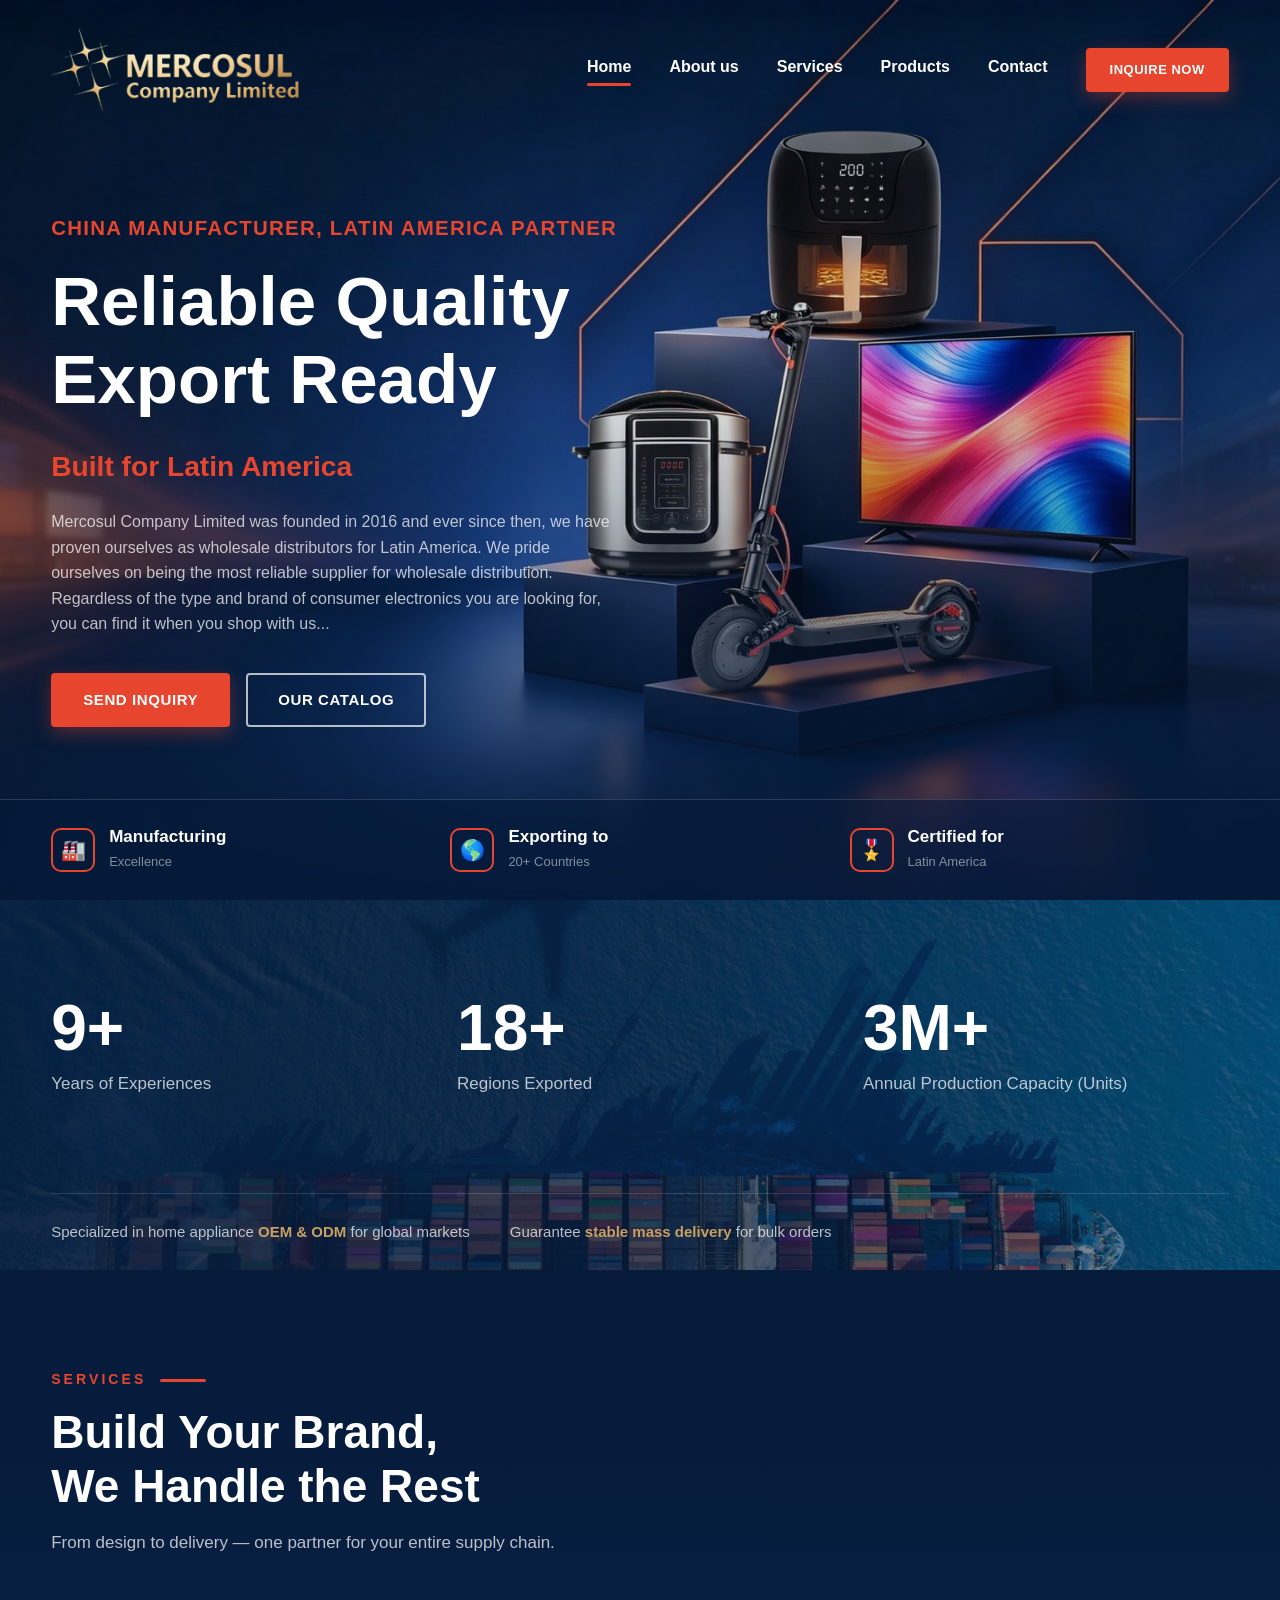
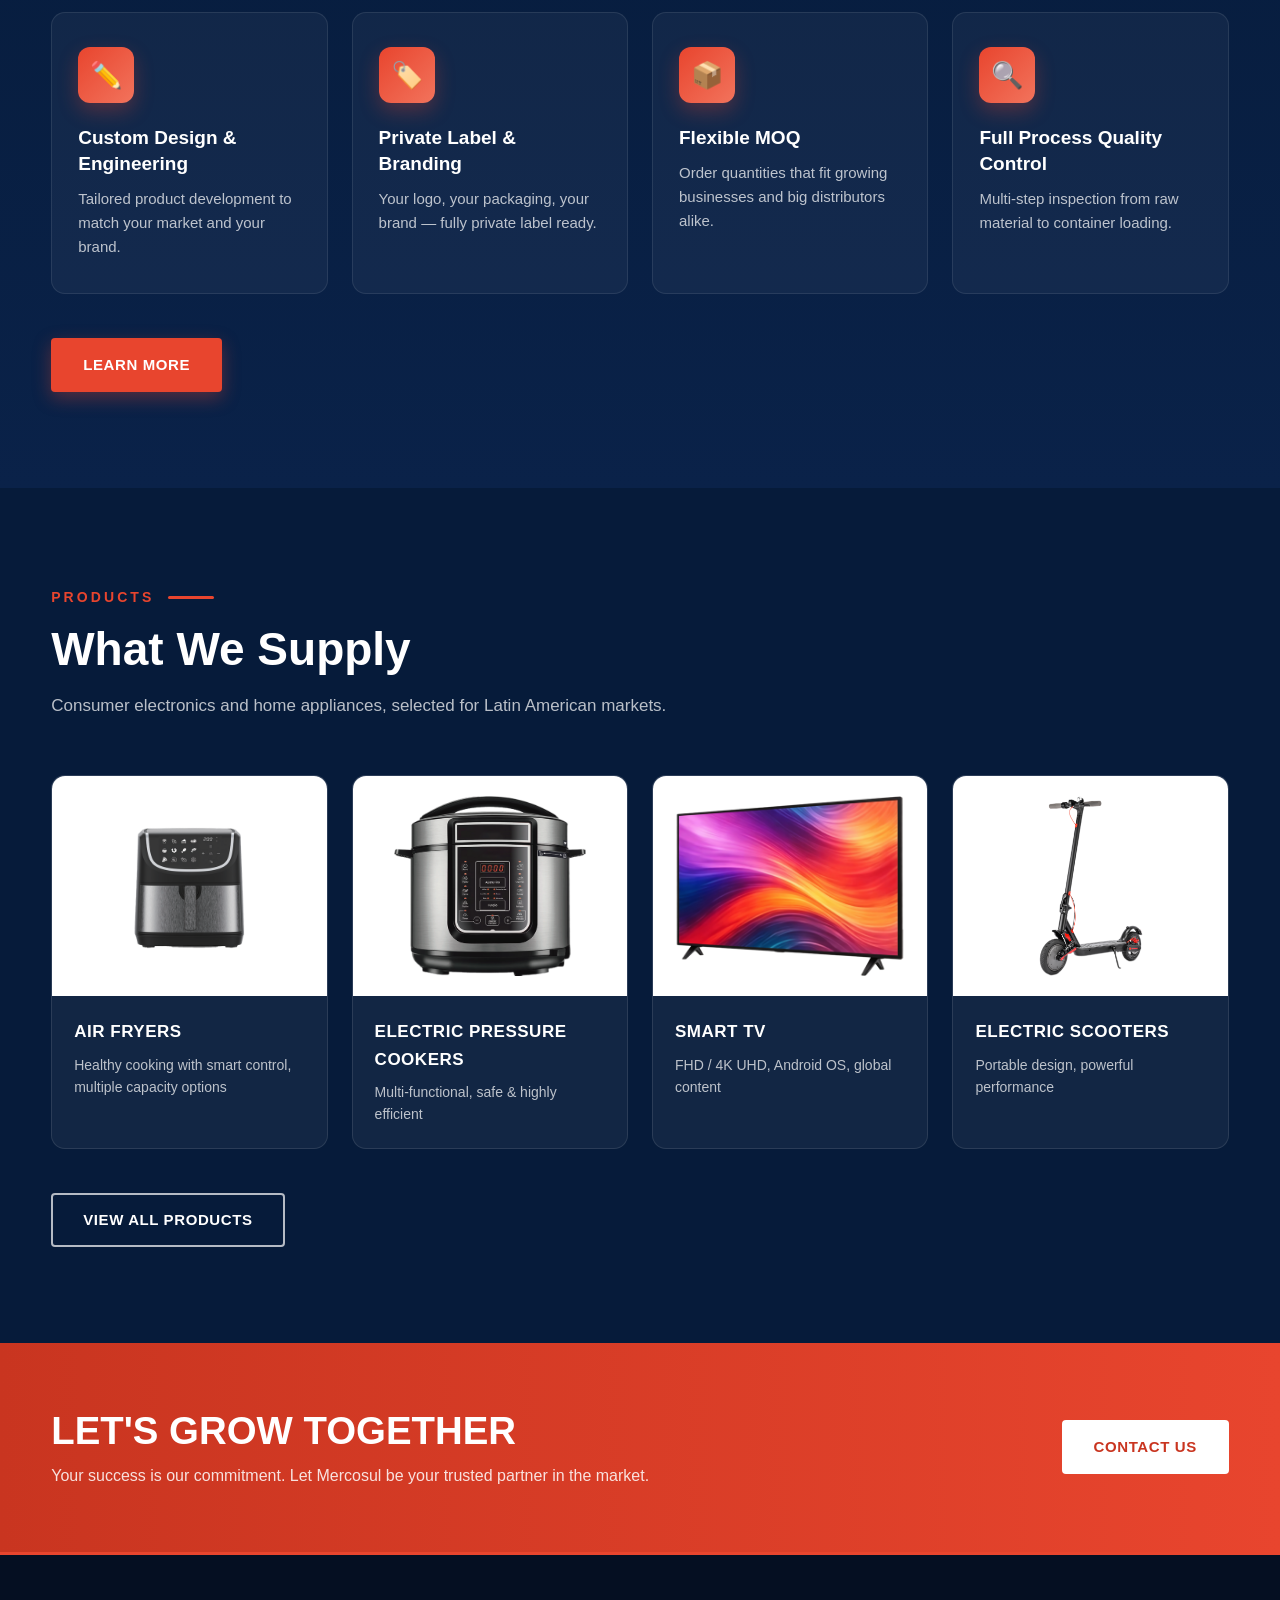
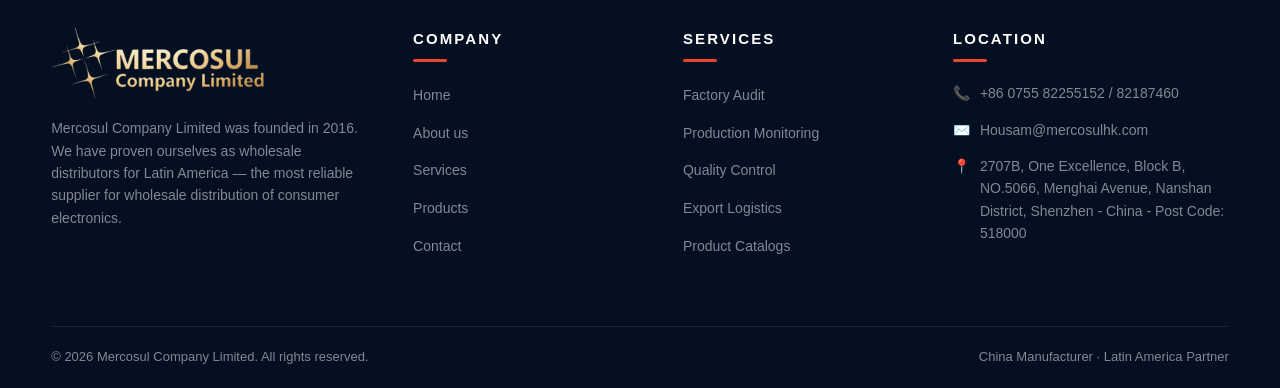
<file: index.html>
<!DOCTYPE html>
<html lang="en">
<head>
  <meta charset="UTF-8">
  <meta name="viewport" content="width=device-width, initial-scale=1.0">
  <title>Mercosul Company Limited — China Manufacturer, Latin America Partner</title>
  <meta name="description" content="Mercosul Company Limited — reliable wholesale distributor of consumer electronics for Latin America since 2016. OEM & ODM home appliances, export ready.">
  <link rel="stylesheet" href="css/style.css">
</head>
<body>

  <header class="site-header">
    <div class="container header-inner">
      <a href="index.html" class="logo"><img src="images/logo.png" alt="Mercosul Company Limited"></a>
      <nav class="main-nav">
        <a class="nav-link active" href="index.html">Home</a>
        <a class="nav-link" href="about.html">About us</a>
        <a class="nav-link" href="services.html">Services</a>
        <a class="nav-link" href="products.html">Products</a>
        <a class="nav-link" href="contact.html">Contact</a>
        <a class="btn btn-red btn-sm" href="contact.html">Inquire Now</a>
      </nav>
      <button class="nav-toggle" aria-label="Toggle menu"><span></span><span></span><span></span></button>
    </div>
  </header>

  <!-- Hero -->
  <section class="hero">
    <div class="hero-content">
      <div class="eyebrow reveal in">CHINA MANUFACTURER, LATIN AMERICA PARTNER</div>
      <h1 class="reveal in">Reliable Quality<br>Export Ready</h1>
      <div class="hero-sub reveal in">Built for Latin America</div>
      <p class="lead reveal in">Mercosul Company Limited was founded in 2016 and ever since then, we have proven
        ourselves as wholesale distributors for Latin America. We pride ourselves on being the most reliable
        supplier for wholesale distribution. Regardless of the type and brand of consumer electronics you are
        looking for, you can find it when you shop with us...</p>
      <div class="hero-actions reveal in">
        <a href="contact.html" class="btn btn-red">Send Inquiry</a>
        <a href="catalogs.html" class="btn btn-ghost">Our Catalog</a>
      </div>
    </div>
    <div class="hero-stats">
      <div class="container">
        <div class="hstat">
          <div class="ico">🏭</div>
          <div><b>Manufacturing</b><span>Excellence</span></div>
        </div>
        <div class="hstat">
          <div class="ico">🌎</div>
          <div><b>Exporting to</b><span>20+ Countries</span></div>
        </div>
        <div class="hstat">
          <div class="ico">🎖️</div>
          <div><b>Certified for</b><span>Latin America</span></div>
        </div>
      </div>
    </div>
  </section>

  <!-- Stats band -->
  <section class="stats-band">
    <div class="container">
      <div class="stats-inner">
        <div class="stat reveal">
          <div class="num"><span data-count="10" data-suffix="+">0</span></div>
          <div class="lbl">Years of Experiences</div>
        </div>
        <div class="stat reveal" style="transition-delay:.1s">
          <div class="num"><span data-count="20" data-suffix="+">0</span></div>
          <div class="lbl">Regions Exported</div>
        </div>
        <div class="stat reveal" style="transition-delay:.2s">
          <div class="num"><span data-count="3" data-suffix="M+">0</span></div>
          <div class="lbl">Annual Production Capacity (Units)</div>
        </div>
      </div>
      <div class="stat-note">
        <span>Specialized in home appliance <b>OEM &amp; ODM</b> for global markets</span>
        <span>Guarantee <b>stable mass delivery</b> for bulk orders</span>
      </div>
    </div>
  </section>

  <!-- Services overview -->
  <section class="section bg-deep">
    <div class="container">
      <div class="section-head reveal">
        <span class="kicker">Services</span>
        <h2>Build Your Brand,<br>We Handle the Rest</h2>
        <p class="sub">From design to delivery — one partner for your entire supply chain.</p>
      </div>
      <div class="grid-4">
        <div class="card reveal">
          <div class="icon">✏️</div>
          <h3>Custom Design &amp; Engineering</h3>
          <p>Tailored product development to match your market and your brand.</p>
        </div>
        <div class="card reveal" style="transition-delay:.08s">
          <div class="icon">🏷️</div>
          <h3>Private Label &amp; Branding</h3>
          <p>Your logo, your packaging, your brand — fully private label ready.</p>
        </div>
        <div class="card reveal" style="transition-delay:.16s">
          <div class="icon">📦</div>
          <h3>Flexible MOQ</h3>
          <p>Order quantities that fit growing businesses and big distributors alike.</p>
        </div>
        <div class="card reveal" style="transition-delay:.24s">
          <div class="icon">🔍</div>
          <h3>Full Process Quality Control</h3>
          <p>Multi-step inspection from raw material to container loading.</p>
        </div>
      </div>
      <div style="margin-top:44px" class="reveal">
        <a href="services.html" class="btn btn-red">Learn More</a>
      </div>
    </div>
  </section>

  <!-- Featured products -->
  <section class="section">
    <div class="container">
      <div class="section-head reveal">
        <span class="kicker">Products</span>
        <h2>What We Supply</h2>
        <p class="sub">Consumer electronics and home appliances, selected for Latin American markets.</p>
      </div>
      <div class="grid-4">
        <a class="product-card reveal" href="products.html">
          <div class="ph"><img src="images/prod-airfryer.png" alt="Air Fryers"></div>
          <div class="body">
            <h3>AIR FRYERS</h3>
            <p>Healthy cooking with smart control, multiple capacity options</p>
          </div>
        </a>
        <a class="product-card reveal" style="transition-delay:.08s" href="products.html">
          <div class="ph"><img src="images/prod-cooker.png" alt="Electric Pressure Cookers"></div>
          <div class="body">
            <h3>ELECTRIC PRESSURE COOKERS</h3>
            <p>Multi-functional, safe &amp; highly efficient</p>
          </div>
        </a>
        <a class="product-card reveal" style="transition-delay:.16s" href="products.html">
          <div class="ph"><img src="images/prod-tv.png" alt="Smart TV"></div>
          <div class="body">
            <h3>SMART TV</h3>
            <p>FHD / 4K UHD, Android OS, global content</p>
          </div>
        </a>
        <a class="product-card reveal" style="transition-delay:.24s" href="products.html">
          <div class="ph"><img src="images/prod-scooter.png" alt="Electric Scooters"></div>
          <div class="body">
            <h3>ELECTRIC SCOOTERS</h3>
            <p>Portable design, powerful performance</p>
          </div>
        </a>
      </div>
      <div style="margin-top:44px" class="reveal">
        <a href="products.html" class="btn btn-ghost">View All Products</a>
      </div>
    </div>
  </section>

  <!-- CTA -->
  <section class="cta-strip">
    <div class="container cta-inner">
      <div>
        <h2>LET'S GROW TOGETHER</h2>
        <p>Your success is our commitment. Let Mercosul be your trusted partner in the market.</p>
      </div>
      <a href="contact.html" class="btn btn-white">Contact Us</a>
    </div>
  </section>

  <!-- Footer -->
  <footer class="site-footer">
    <div class="container footer-grid">
      <div>
        <a href="index.html" class="logo"><img src="images/logo.png" alt="Mercosul Company Limited"></a>
        <p>Mercosul Company Limited was founded in 2016. We have proven ourselves as wholesale distributors for
          Latin America — the most reliable supplier for wholesale distribution of consumer electronics.</p>
      </div>
      <div>
        <h4>Company</h4>
        <ul class="footer-links">
          <li><a href="index.html">Home</a></li>
          <li><a href="about.html">About us</a></li>
          <li><a href="services.html">Services</a></li>
          <li><a href="products.html">Products</a></li>
          <li><a href="contact.html">Contact</a></li>
        </ul>
      </div>
      <div>
        <h4>Services</h4>
        <ul class="footer-links">
          <li><a href="services.html">Factory Audit</a></li>
          <li><a href="services.html">Production Monitoring</a></li>
          <li><a href="services.html">Quality Control</a></li>
          <li><a href="services.html">Export Logistics</a></li>
          <li><a href="catalogs.html">Product Catalogs</a></li>
        </ul>
      </div>
      <div>
        <h4>Location</h4>
        <ul class="footer-contact">
          <li><span class="fi">📞</span><span>+86 0755 82255152 / 82187460</span></li>
          <li><span class="fi">✉️</span><span>Housam@mercosulhk.com</span></li>
          <li><span class="fi">📍</span><span>2707B, One Excellence, Block B, NO.5066, Menghai Avenue, Nanshan District, Shenzhen - China - Post Code: 518000</span></li>
        </ul>
      </div>
    </div>
    <div class="container footer-bottom">
      <span>© 2026 Mercosul Company Limited. All rights reserved.</span>
      <span>China Manufacturer · Latin America Partner</span>
    </div>
  </footer>

  <script src="js/main.js"></script>
</body>
</html>
</file>
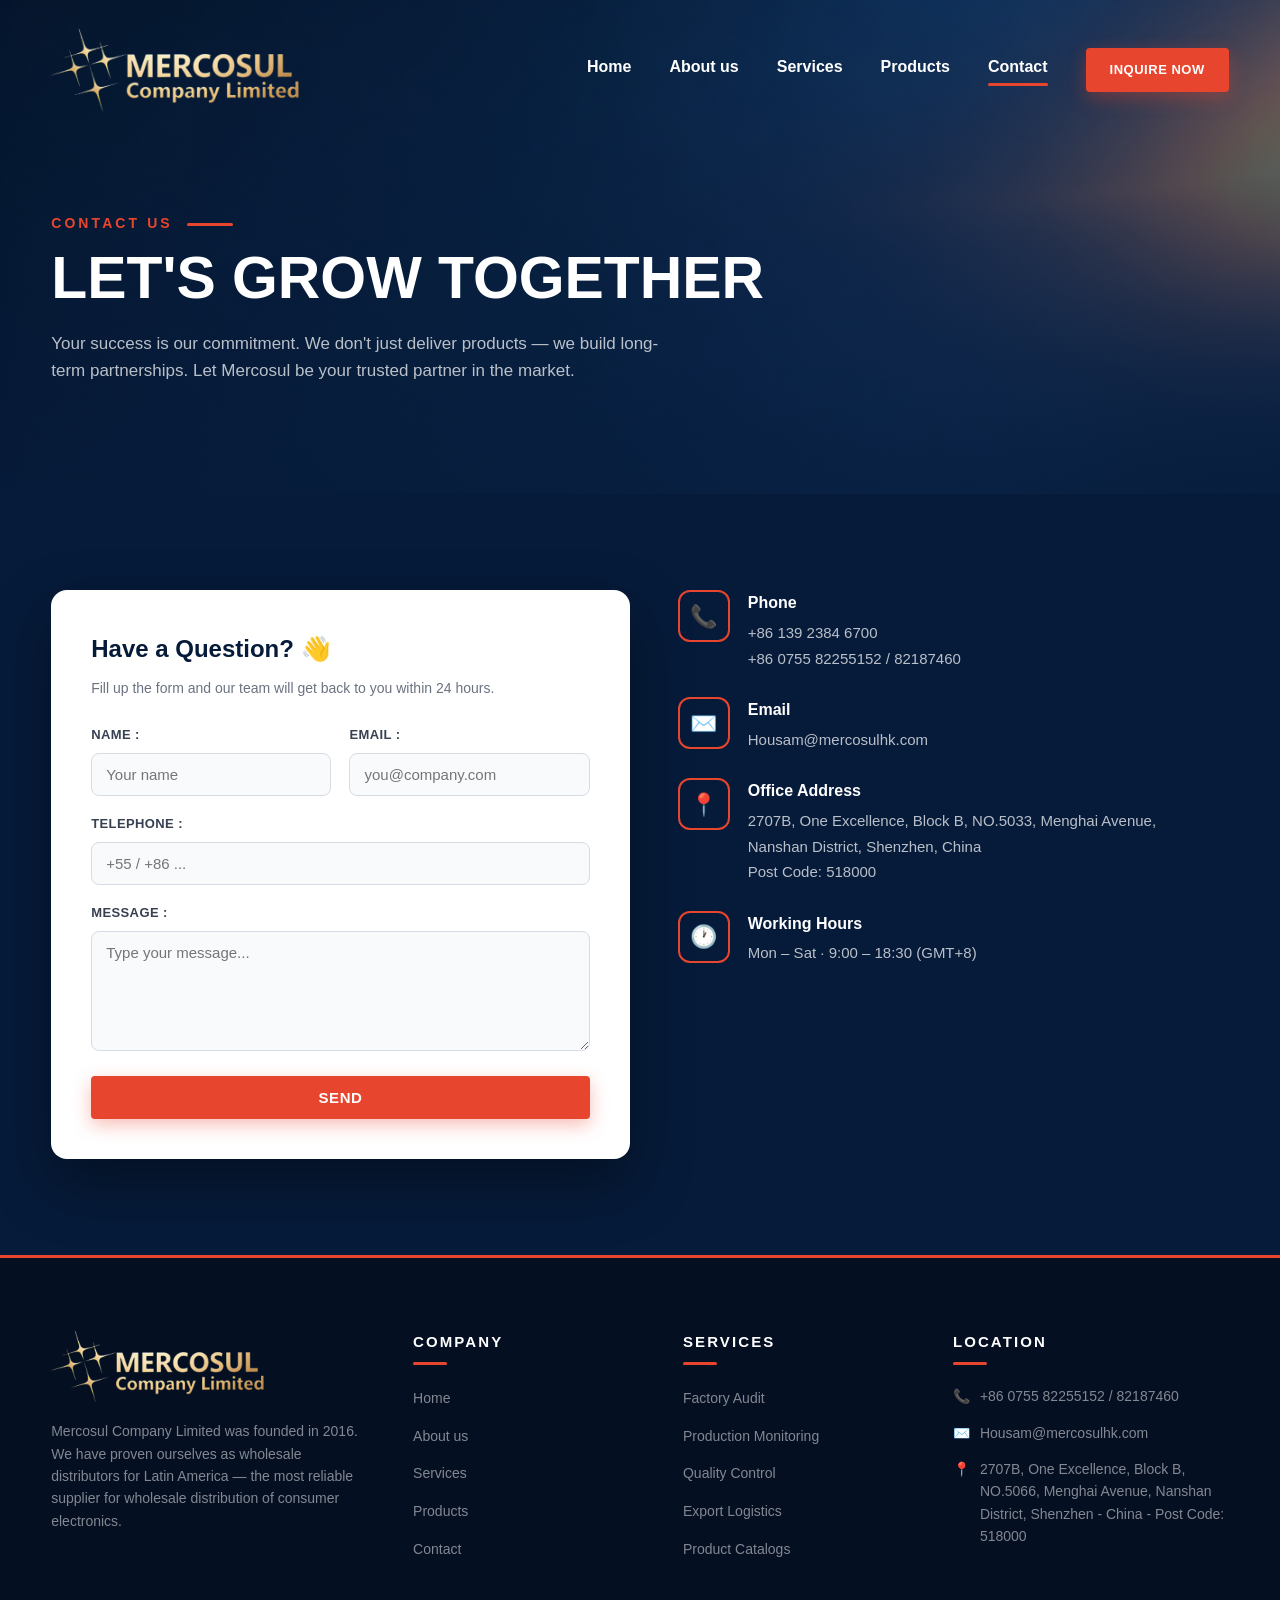
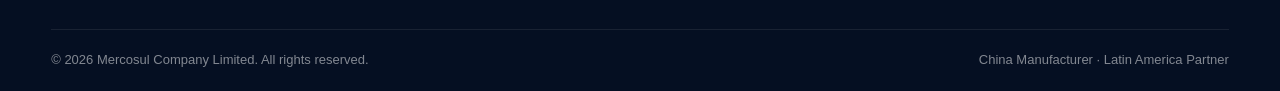
<file: contact.html>
<!DOCTYPE html>
<html lang="en">
<head>
  <meta charset="UTF-8">
  <meta name="viewport" content="width=device-width, initial-scale=1.0">
  <title>Contact Us — Mercosul Company Limited</title>
  <meta name="description" content="Contact Mercosul Company Limited — Shenzhen based wholesale distributor for Latin America.">
  <link rel="stylesheet" href="css/style.css">
</head>
<body>

  <header class="site-header">
    <div class="container header-inner">
      <a href="index.html" class="logo"><img src="images/logo.png" alt="Mercosul Company Limited"></a>
      <nav class="main-nav">
        <a class="nav-link" href="index.html">Home</a>
        <a class="nav-link" href="about.html">About us</a>
        <a class="nav-link" href="services.html">Services</a>
        <a class="nav-link" href="products.html">Products</a>
        <a class="nav-link active" href="contact.html">Contact</a>
        <a class="btn btn-red btn-sm" href="contact.html">Inquire Now</a>
      </nav>
      <button class="nav-toggle" aria-label="Toggle menu"><span></span><span></span><span></span></button>
    </div>
  </header>

  <section class="page-hero">
    <div class="container">
      <span class="kicker">Contact Us</span>
      <h1>LET'S GROW TOGETHER</h1>
      <p class="sub">Your success is our commitment. We don't just deliver products — we build long-term partnerships.
        Let Mercosul be your trusted partner in the market.</p>
    </div>
  </section>

  <section class="section">
    <div class="container contact-grid">

      <!-- Form -->
      <div class="form-card reveal">
        <h3>Have a Question? 👋</h3>
        <p class="hint">Fill up the form and our team will get back to you within 24 hours.</p>
        <form id="inquiry-form" novalidate>
          <div class="form-row">
            <div class="field">
              <label for="f-name">NAME :</label>
              <input type="text" id="f-name" name="name" placeholder="Your name" required>
            </div>
            <div class="field">
              <label for="f-email">EMAIL :</label>
              <input type="email" id="f-email" name="email" placeholder="you@company.com" required>
            </div>
          </div>
          <div class="field">
            <label for="f-tel">TELEPHONE :</label>
            <input type="tel" id="f-tel" name="telephone" placeholder="+55 / +86 ...">
          </div>
          <div class="field">
            <label for="f-msg">MESSAGE :</label>
            <textarea id="f-msg" name="message" placeholder="Type your message..." required></textarea>
          </div>
          <button type="submit" class="btn btn-red">SEND</button>
          <div id="form-status" class="form-status" role="status"></div>
        </form>
      </div>

      <!-- Info -->
      <div class="reveal" style="transition-delay:.1s">
        <div class="info-list">
          <div class="info-item">
            <div class="ico">📞</div>
            <div>
              <b>Phone</b>
              <a href="tel:+8613923846700">+86 139 2384 6700</a><br>
              <a href="tel:+86075582255152">+86 0755 82255152 / 82187460</a>
            </div>
          </div>
          <div class="info-item">
            <div class="ico">✉️</div>
            <div>
              <b>Email</b>
              <a href="mailto:housam@mercosulhk.com">Housam@mercosulhk.com</a>
            </div>
          </div>
          <div class="info-item">
            <div class="ico">📍</div>
            <div>
              <b>Office Address</b>
              <span>2707B, One Excellence, Block B, NO.5033, Menghai Avenue,<br>
                Nanshan District, Shenzhen, China<br>Post Code: 518000</span>
            </div>
          </div>
          <div class="info-item">
            <div class="ico">🕐</div>
            <div>
              <b>Working Hours</b>
              <span>Mon – Sat · 9:00 – 18:30 (GMT+8)</span>
            </div>
          </div>
        </div>
      </div>

    </div>
  </section>

  <footer class="site-footer">
    <div class="container footer-grid">
      <div>
        <a href="index.html" class="logo"><img src="images/logo.png" alt="Mercosul Company Limited"></a>
        <p>Mercosul Company Limited was founded in 2016. We have proven ourselves as wholesale distributors for
          Latin America — the most reliable supplier for wholesale distribution of consumer electronics.</p>
      </div>
      <div>
        <h4>Company</h4>
        <ul class="footer-links">
          <li><a href="index.html">Home</a></li>
          <li><a href="about.html">About us</a></li>
          <li><a href="services.html">Services</a></li>
          <li><a href="products.html">Products</a></li>
          <li><a href="contact.html">Contact</a></li>
        </ul>
      </div>
      <div>
        <h4>Services</h4>
        <ul class="footer-links">
          <li><a href="services.html">Factory Audit</a></li>
          <li><a href="services.html">Production Monitoring</a></li>
          <li><a href="services.html">Quality Control</a></li>
          <li><a href="services.html">Export Logistics</a></li>
          <li><a href="catalogs.html">Product Catalogs</a></li>
        </ul>
      </div>
      <div>
        <h4>Location</h4>
        <ul class="footer-contact">
          <li><span class="fi">📞</span><span>+86 0755 82255152 / 82187460</span></li>
          <li><span class="fi">✉️</span><span>Housam@mercosulhk.com</span></li>
          <li><span class="fi">📍</span><span>2707B, One Excellence, Block B, NO.5066, Menghai Avenue, Nanshan District, Shenzhen - China - Post Code: 518000</span></li>
        </ul>
      </div>
    </div>
    <div class="container footer-bottom">
      <span>© 2026 Mercosul Company Limited. All rights reserved.</span>
      <span>China Manufacturer · Latin America Partner</span>
    </div>
  </footer>

  <script src="js/main.js"></script>
</body>
</html>
</file>
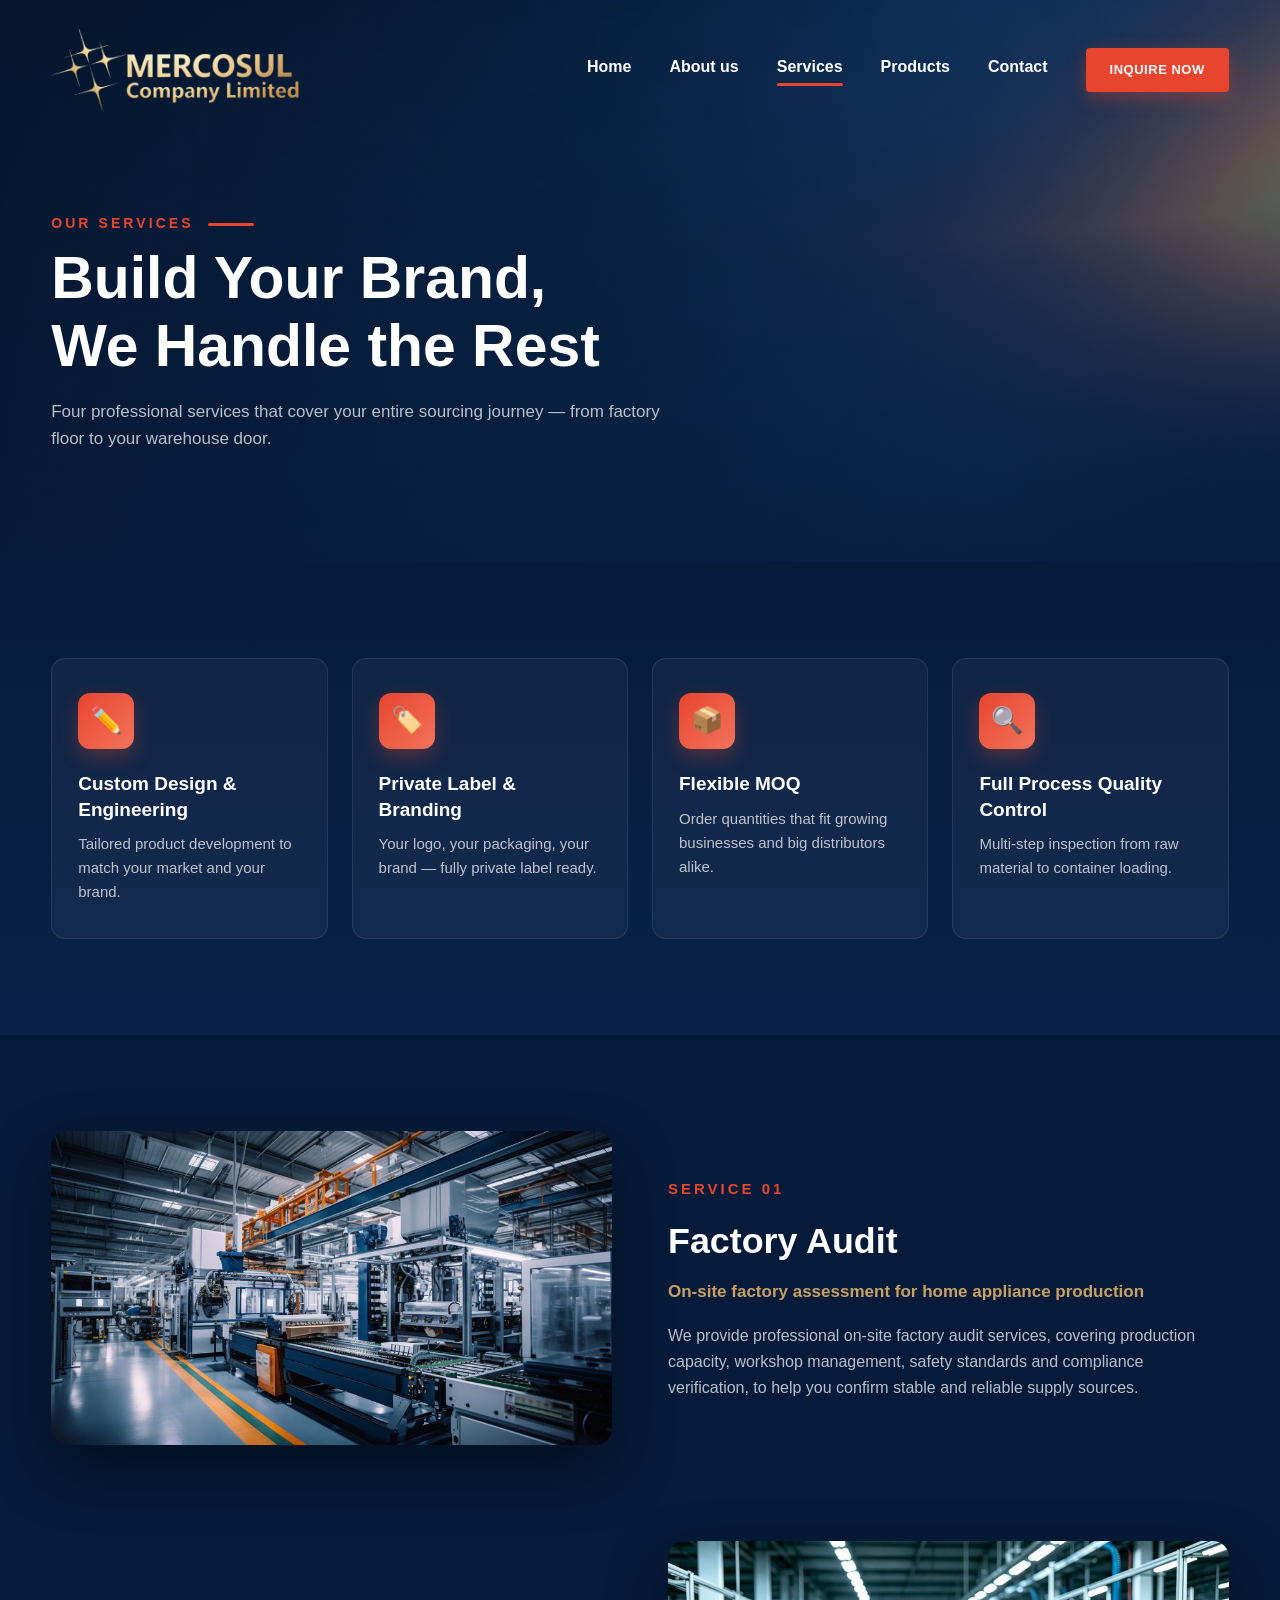
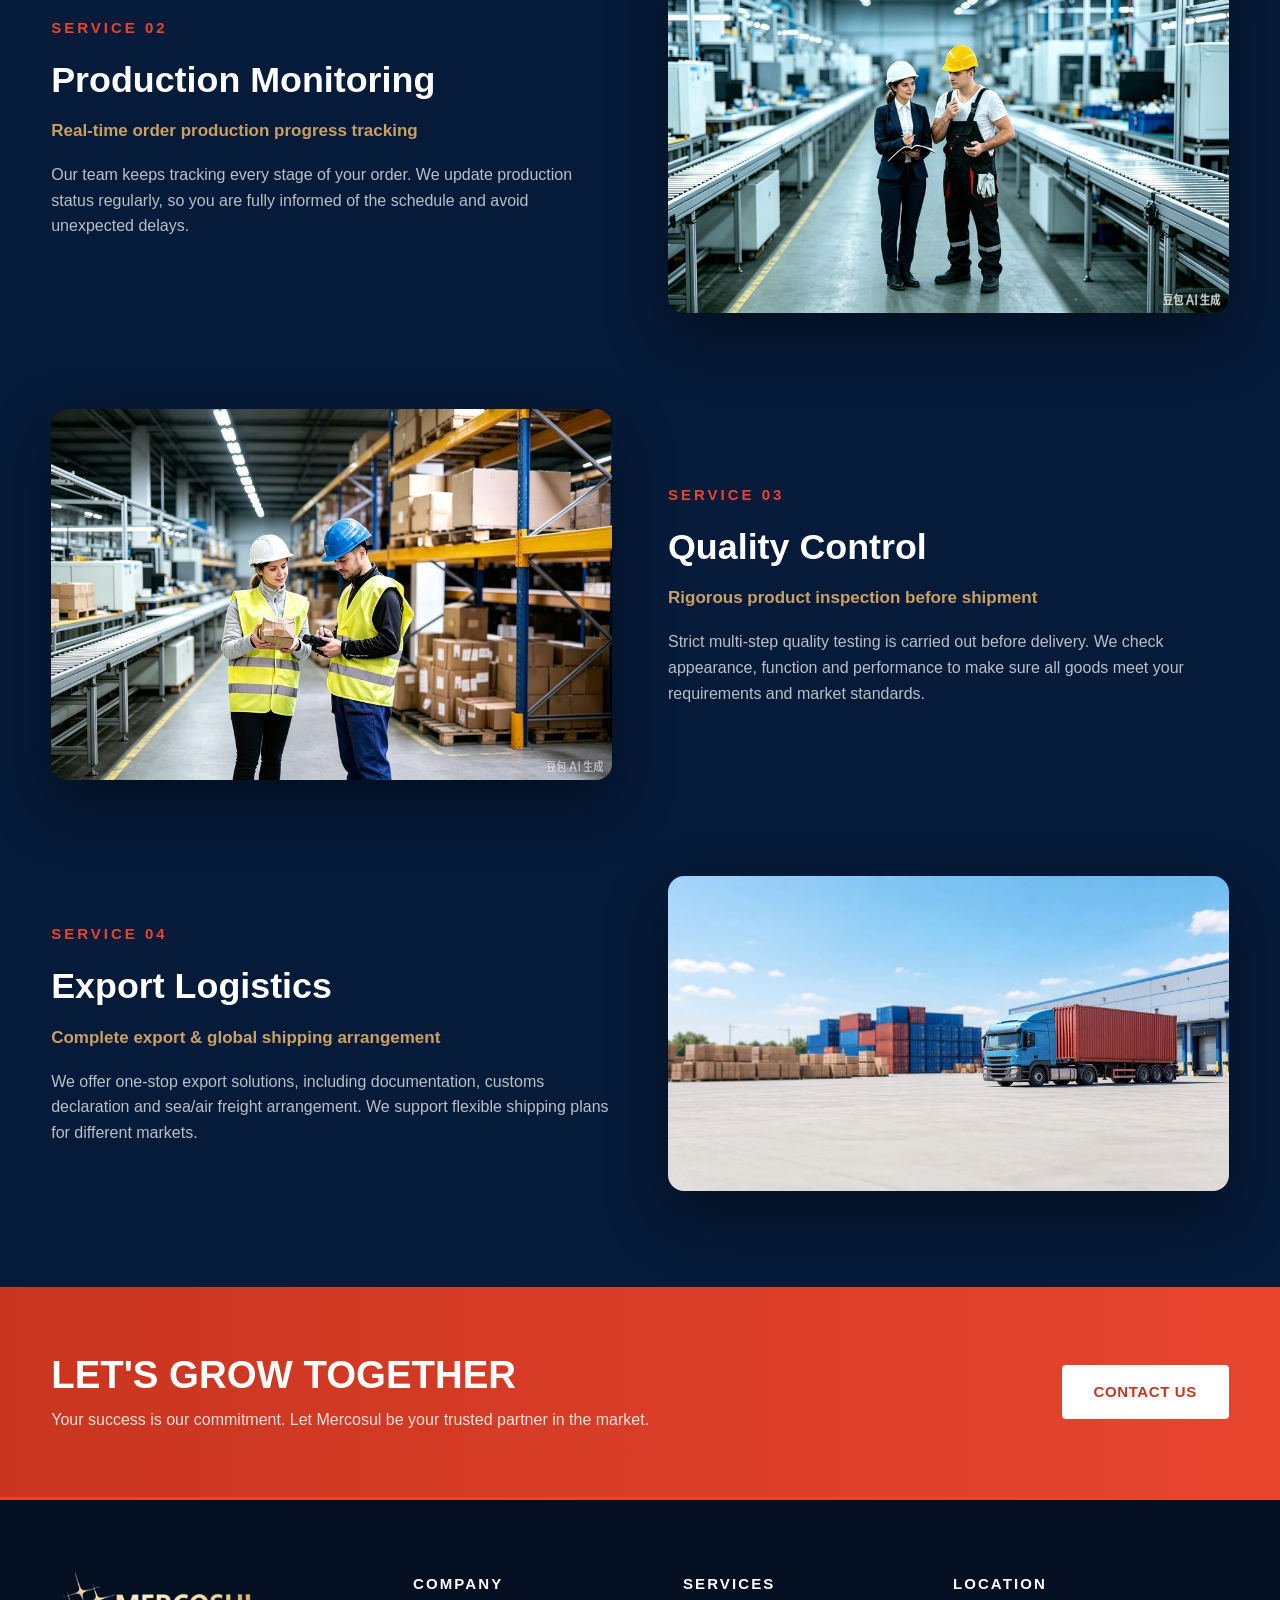
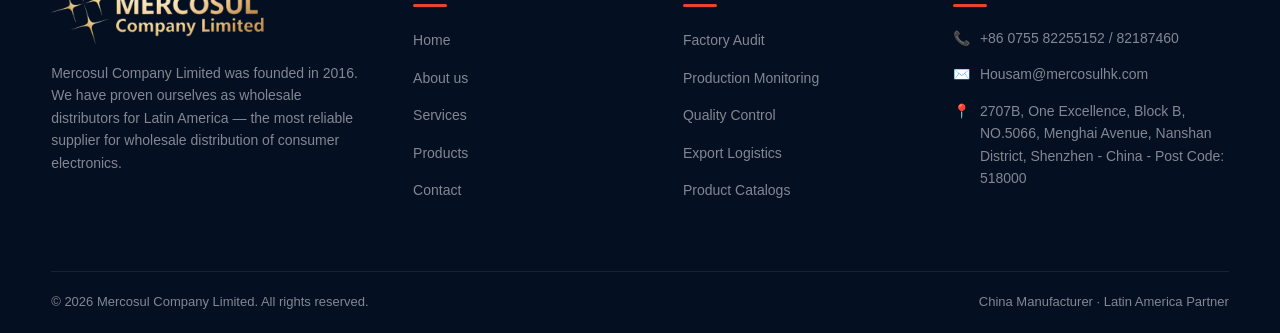
<file: services.html>
<!DOCTYPE html>
<html lang="en">
<head>
  <meta charset="UTF-8">
  <meta name="viewport" content="width=device-width, initial-scale=1.0">
  <title>Our Services — Mercosul Company Limited</title>
  <meta name="description" content="Mercosul services: factory audit, production monitoring, quality control and export logistics.">
  <link rel="stylesheet" href="css/style.css">
</head>
<body>

  <header class="site-header">
    <div class="container header-inner">
      <a href="index.html" class="logo"><img src="images/logo.png" alt="Mercosul Company Limited"></a>
      <nav class="main-nav">
        <a class="nav-link" href="index.html">Home</a>
        <a class="nav-link" href="about.html">About us</a>
        <a class="nav-link active" href="services.html">Services</a>
        <a class="nav-link" href="products.html">Products</a>
        <a class="nav-link" href="contact.html">Contact</a>
        <a class="btn btn-red btn-sm" href="contact.html">Inquire Now</a>
      </nav>
      <button class="nav-toggle" aria-label="Toggle menu"><span></span><span></span><span></span></button>
    </div>
  </header>

  <section class="page-hero">
    <div class="container">
      <span class="kicker">Our Services</span>
      <h1>Build Your Brand,<br>We Handle the Rest</h1>
      <p class="sub">Four professional services that cover your entire sourcing journey — from factory floor to your warehouse door.</p>
    </div>
  </section>

  <!-- Pillars -->
  <section class="section bg-deep">
    <div class="container">
      <div class="grid-4">
        <div class="card reveal">
          <div class="icon">✏️</div>
          <h3>Custom Design &amp; Engineering</h3>
          <p>Tailored product development to match your market and your brand.</p>
        </div>
        <div class="card reveal" style="transition-delay:.08s">
          <div class="icon">🏷️</div>
          <h3>Private Label &amp; Branding</h3>
          <p>Your logo, your packaging, your brand — fully private label ready.</p>
        </div>
        <div class="card reveal" style="transition-delay:.16s">
          <div class="icon">📦</div>
          <h3>Flexible MOQ</h3>
          <p>Order quantities that fit growing businesses and big distributors alike.</p>
        </div>
        <div class="card reveal" style="transition-delay:.24s">
          <div class="icon">🔍</div>
          <h3>Full Process Quality Control</h3>
          <p>Multi-step inspection from raw material to container loading.</p>
        </div>
      </div>
    </div>
  </section>

  <!-- Factory Audit -->
  <section class="section">
    <div class="container">
      <div class="svc-row reveal">
        <div class="svc-img"><img src="images/svc-factory.jpg" alt="Factory audit"></div>
        <div>
          <div class="svc-num">SERVICE 01</div>
          <h3>Factory Audit</h3>
          <div class="tag">On-site factory assessment for home appliance production</div>
          <p>We provide professional on-site factory audit services, covering production capacity, workshop
            management, safety standards and compliance verification, to help you confirm stable and reliable
            supply sources.</p>
        </div>
      </div>

      <div class="svc-row flip reveal">
        <div class="svc-img"><img src="images/svc-monitor.jpg" alt="Production monitoring"></div>
        <div>
          <div class="svc-num">SERVICE 02</div>
          <h3>Production Monitoring</h3>
          <div class="tag">Real-time order production progress tracking</div>
          <p>Our team keeps tracking every stage of your order. We update production status regularly, so you are
            fully informed of the schedule and avoid unexpected delays.</p>
        </div>
      </div>

      <div class="svc-row reveal">
        <div class="svc-img"><img src="images/svc-quality.jpg" alt="Quality control"></div>
        <div>
          <div class="svc-num">SERVICE 03</div>
          <h3>Quality Control</h3>
          <div class="tag">Rigorous product inspection before shipment</div>
          <p>Strict multi-step quality testing is carried out before delivery. We check appearance, function and
            performance to make sure all goods meet your requirements and market standards.</p>
        </div>
      </div>

      <div class="svc-row flip reveal">
        <div class="svc-img"><img src="images/svc-logistics.jpg" alt="Export logistics"></div>
        <div>
          <div class="svc-num">SERVICE 04</div>
          <h3>Export Logistics</h3>
          <div class="tag">Complete export &amp; global shipping arrangement</div>
          <p>We offer one-stop export solutions, including documentation, customs declaration and sea/air freight
            arrangement. We support flexible shipping plans for different markets.</p>
        </div>
      </div>
    </div>
  </section>

  <!-- CTA -->
  <section class="cta-strip">
    <div class="container cta-inner">
      <div>
        <h2>LET'S GROW TOGETHER</h2>
        <p>Your success is our commitment. Let Mercosul be your trusted partner in the market.</p>
      </div>
      <a href="contact.html" class="btn btn-white">Contact Us</a>
    </div>
  </section>

  <footer class="site-footer">
    <div class="container footer-grid">
      <div>
        <a href="index.html" class="logo"><img src="images/logo.png" alt="Mercosul Company Limited"></a>
        <p>Mercosul Company Limited was founded in 2016. We have proven ourselves as wholesale distributors for
          Latin America — the most reliable supplier for wholesale distribution of consumer electronics.</p>
      </div>
      <div>
        <h4>Company</h4>
        <ul class="footer-links">
          <li><a href="index.html">Home</a></li>
          <li><a href="about.html">About us</a></li>
          <li><a href="services.html">Services</a></li>
          <li><a href="products.html">Products</a></li>
          <li><a href="contact.html">Contact</a></li>
        </ul>
      </div>
      <div>
        <h4>Services</h4>
        <ul class="footer-links">
          <li><a href="services.html">Factory Audit</a></li>
          <li><a href="services.html">Production Monitoring</a></li>
          <li><a href="services.html">Quality Control</a></li>
          <li><a href="services.html">Export Logistics</a></li>
          <li><a href="catalogs.html">Product Catalogs</a></li>
        </ul>
      </div>
      <div>
        <h4>Location</h4>
        <ul class="footer-contact">
          <li><span class="fi">📞</span><span>+86 0755 82255152 / 82187460</span></li>
          <li><span class="fi">✉️</span><span>Housam@mercosulhk.com</span></li>
          <li><span class="fi">📍</span><span>2707B, One Excellence, Block B, NO.5066, Menghai Avenue, Nanshan District, Shenzhen - China - Post Code: 518000</span></li>
        </ul>
      </div>
    </div>
    <div class="container footer-bottom">
      <span>© 2026 Mercosul Company Limited. All rights reserved.</span>
      <span>China Manufacturer · Latin America Partner</span>
    </div>
  </footer>

  <script src="js/main.js"></script>
</body>
</html>
</file>
<file: css/style.css>
:root {
  --navy-900: #061b3a;
  --navy-800: #0a2249;
  --navy-700: #102d5e;
  --navy-600: #253c68;
  --red: #e8452e;
  --red-dark: #c93520;
  --gold: #c9a063;
  --text: #ffffff;
  --text-dim: rgba(255, 255, 255, 0.72);
  --text-faint: rgba(255, 255, 255, 0.5);
  --font: "Segoe UI", "Helvetica Neue", Arial, "PingFang SC", "Microsoft YaHei", sans-serif;
}

* { margin: 0; padding: 0; box-sizing: border-box; }

html { scroll-behavior: smooth; }

body {
  font-family: var(--font);
  background: var(--navy-900);
  color: var(--text);
  line-height: 1.6;
  -webkit-font-smoothing: antialiased;
}

img { max-width: 100%; display: block; }
a { text-decoration: none; color: inherit; }
ul { list-style: none; }

.container { width: min(1200px, 92%); margin: 0 auto; }

/* ============ Header ============ */
.site-header {
  position: absolute;
  top: 0; left: 0; right: 0;
  z-index: 100;
  padding: 28px 0;
}
.site-header.scrolled {
  position: fixed;
  background: rgba(6, 27, 58, 0.95);
  backdrop-filter: blur(10px);
  padding: 14px 0;
  box-shadow: 0 4px 24px rgba(0, 0, 0, 0.35);
  animation: slideDown 0.3s ease;
}
@keyframes slideDown { from { transform: translateY(-100%); } to { transform: translateY(0); } }

.header-inner {
  display: flex;
  align-items: center;
  justify-content: space-between;
  gap: 24px;
}
.logo img { height: 84px; width: auto; }
.site-header.scrolled .logo img { height: 62px; }

.main-nav { display: flex; align-items: center; gap: 38px; }
.main-nav a.nav-link {
  font-size: 16px;
  font-weight: 600;
  color: var(--text);
  position: relative;
  padding-bottom: 6px;
  transition: color 0.25s;
}
.main-nav a.nav-link::after {
  content: "";
  position: absolute;
  left: 0; bottom: 0;
  width: 0; height: 3px;
  background: var(--red);
  border-radius: 2px;
  transition: width 0.25s;
}
.main-nav a.nav-link:hover { color: var(--gold); }
.main-nav a.nav-link.active::after,
.main-nav a.nav-link:hover::after { width: 100%; }
.main-nav a.nav-link.active { color: var(--text); }

.btn {
  display: inline-block;
  font-weight: 700;
  font-size: 15px;
  letter-spacing: 0.04em;
  padding: 13px 30px;
  border-radius: 4px;
  border: 2px solid transparent;
  cursor: pointer;
  transition: all 0.25s;
  text-transform: uppercase;
}
.btn-red {
  background: var(--red);
  color: #fff;
  box-shadow: 0 6px 18px rgba(232, 69, 46, 0.35);
}
.btn-red:hover { background: var(--red-dark); transform: translateY(-2px); }
.btn-ghost {
  border-color: rgba(255, 255, 255, 0.7);
  color: #fff;
  background: transparent;
}
.btn-ghost:hover { background: #fff; color: var(--navy-900); }
.btn-sm { padding: 10px 22px; font-size: 13px; }

.nav-toggle { display: none; background: none; border: none; cursor: pointer; padding: 8px; }
.nav-toggle span {
  display: block;
  width: 26px; height: 3px;
  background: #fff;
  margin: 5px 0;
  border-radius: 2px;
  transition: 0.3s;
}

/* ============ Hero ============ */
.hero {
  position: relative;
  min-height: 100vh;
  display: flex;
  flex-direction: column;
  background: url("../images/hero-bg.jpg") center / cover no-repeat, var(--navy-900);
}
.hero::before {
  content: "";
  position: absolute; inset: 0;
  background: linear-gradient(180deg, rgba(6,27,58,0.25) 0%, rgba(6,27,58,0.15) 45%, rgba(6,27,58,0.88) 100%);
}
.hero-content {
  position: relative;
  z-index: 2;
  flex: 1;
  display: flex;
  flex-direction: column;
  justify-content: center;
  padding-top: 140px;
  width: min(1200px, 92%);
  margin: 0 auto;
}
.eyebrow {
  color: var(--red);
  font-weight: 700;
  font-size: clamp(15px, 1.6vw, 22px);
  letter-spacing: 0.06em;
  margin-bottom: 18px;
}
.hero h1 {
  font-size: clamp(38px, 5.4vw, 72px);
  font-weight: 800;
  line-height: 1.12;
  margin-bottom: 26px;
  max-width: 900px;
}
.hero-sub {
  color: var(--red);
  font-size: clamp(20px, 2.2vw, 30px);
  font-weight: 600;
  margin-bottom: 20px;
}
.hero p.lead {
  color: var(--text-dim);
  max-width: 560px;
  font-size: 16px;
  margin-bottom: 36px;
}
.hero-actions { display: flex; gap: 16px; flex-wrap: wrap; }

.hero-stats {
  position: relative;
  z-index: 2;
  border-top: 1px solid rgba(255, 255, 255, 0.14);
  background: rgba(6, 27, 58, 0.55);
  backdrop-filter: blur(6px);
}
.hero-stats .container {
  display: grid;
  grid-template-columns: repeat(3, 1fr);
  gap: 20px;
  padding: 26px 0;
}
.hstat {
  display: flex;
  align-items: center;
  gap: 14px;
}
.hstat .ico {
  width: 44px; height: 44px;
  flex: none;
  border: 2px solid var(--red);
  border-radius: 10px;
  display: grid; place-items: center;
  font-size: 20px;
}
.hstat b { display: block; font-size: 17px; line-height: 1.3; }
.hstat span { font-size: 13px; color: var(--text-faint); }

/* ============ Section basics ============ */
.section { padding: 96px 0; position: relative; }
.section-head { max-width: 720px; margin-bottom: 56px; }
.kicker {
  display: inline-block;
  color: var(--red);
  font-weight: 800;
  letter-spacing: 0.22em;
  font-size: 14px;
  text-transform: uppercase;
  margin-bottom: 14px;
}
.kicker::after {
  content: "";
  display: inline-block;
  width: 46px; height: 3px;
  background: var(--red);
  margin-left: 14px;
  vertical-align: middle;
  border-radius: 2px;
}
.section-head h2 {
  font-size: clamp(30px, 3.6vw, 46px);
  font-weight: 800;
  line-height: 1.18;
}
.section-head p.sub { color: var(--text-dim); margin-top: 16px; font-size: 17px; }

.bg-dark { background: var(--navy-900) url("../images/dark-bg.jpg") center / cover no-repeat; }
.bg-deep { background: linear-gradient(180deg, var(--navy-900), var(--navy-800)); }

/* ============ Stats band ============ */
.stats-band {
  background: url("../images/stats-bg.jpg") center / cover no-repeat;
  position: relative;
}
.stats-band::before {
  content: "";
  position: absolute; inset: 0;
  background: linear-gradient(90deg, rgba(6,27,58,0.94) 0%, rgba(6,27,58,0.75) 55%, rgba(6,27,58,0.4) 100%);
}
.stats-inner {
  position: relative;
  display: grid;
  grid-template-columns: repeat(3, 1fr);
  gap: 40px;
  padding: 96px 0;
}
.stat .num {
  font-size: clamp(46px, 5vw, 72px);
  font-weight: 800;
  color: #fff;
  line-height: 1;
}
.stat .num em { color: var(--red); font-style: normal; }
.stat .lbl { margin-top: 10px; color: var(--text-dim); font-size: 17px; }
.stat-note {
  position: relative;
  border-top: 1px solid rgba(255,255,255,0.14);
  padding: 26px 0;
  display: flex;
  flex-wrap: wrap;
  gap: 14px 40px;
  color: var(--text-dim);
  font-size: 15px;
}
.stat-note b { color: var(--gold); }

/* ============ Cards ============ */
.grid-4 { display: grid; grid-template-columns: repeat(4, 1fr); gap: 24px; }
.grid-3 { display: grid; grid-template-columns: repeat(3, 1fr); gap: 24px; }
.grid-2 { display: grid; grid-template-columns: repeat(2, 1fr); gap: 48px; align-items: center; }

.card {
  background: rgba(255, 255, 255, 0.045);
  border: 1px solid rgba(255, 255, 255, 0.09);
  border-radius: 14px;
  padding: 34px 26px;
  transition: transform 0.3s, border-color 0.3s, background 0.3s;
}
.card:hover {
  transform: translateY(-6px);
  border-color: rgba(232, 69, 46, 0.6);
  background: rgba(232, 69, 46, 0.07);
}
.card .icon {
  width: 56px; height: 56px;
  border-radius: 12px;
  background: linear-gradient(135deg, var(--red), #f2735c);
  display: grid; place-items: center;
  font-size: 26px;
  margin-bottom: 22px;
  box-shadow: 0 8px 20px rgba(232, 69, 46, 0.3);
}
.card h3 { font-size: 19px; margin-bottom: 10px; line-height: 1.35; }
.card p { color: var(--text-dim); font-size: 15px; }

/* ============ Split (image + text) ============ */
.split-img {
  border-radius: 16px;
  overflow: hidden;
  box-shadow: 0 24px 60px rgba(0, 0, 0, 0.45);
}
.split-img img { width: 100%; height: 100%; object-fit: cover; }
.check-list { margin-top: 26px; display: grid; gap: 14px; }
.check-list li {
  display: flex;
  gap: 12px;
  align-items: flex-start;
  color: var(--text-dim);
  font-size: 16px;
}
.check-list li::before {
  content: "✓";
  flex: none;
  width: 24px; height: 24px;
  border-radius: 50%;
  background: var(--red);
  color: #fff;
  font-size: 13px;
  font-weight: 800;
  display: grid;
  place-items: center;
  margin-top: 2px;
}
.check-list b { color: #fff; }

/* ============ Product cards ============ */
.product-card {
  background: rgba(255, 255, 255, 0.05);
  border: 1px solid rgba(255, 255, 255, 0.1);
  border-radius: 14px;
  overflow: hidden;
  transition: transform 0.3s, border-color 0.3s;
  display: flex;
  flex-direction: column;
}
.product-card:hover { transform: translateY(-6px); border-color: rgba(232, 69, 46, 0.6); }
.product-card .ph {
  background: #fff;
  height: 220px;
  position: relative;
  padding: 20px;
}
.product-card .ph img {
  position: absolute;
  top: 50%; left: 50%;
  transform: translate(-50%, -50%);
  max-width: calc(100% - 40px);
  max-height: calc(100% - 40px);
  width: auto; height: auto;
  object-fit: contain;
}
.product-card .body { padding: 22px; }
.product-card h3 { font-size: 17px; letter-spacing: 0.03em; margin-bottom: 8px; }
.product-card p { color: var(--text-dim); font-size: 14px; }

/* category thumbs */
.cat-block h3 {
  font-size: 22px;
  margin-bottom: 20px;
  display: flex;
  align-items: center;
  gap: 12px;
}
.cat-block h3::before {
  content: "";
  width: 8px; height: 26px;
  background: var(--red);
  border-radius: 3px;
}
.thumb-grid { display: grid; grid-template-columns: repeat(auto-fill, minmax(150px, 1fr)); gap: 16px; }
.thumb {
  background: #fff;
  border-radius: 10px;
  overflow: hidden;
  aspect-ratio: 3 / 4;
  transition: transform 0.25s;
}
.thumb:hover { transform: scale(1.04); }
.thumb img { width: 100%; height: 100%; object-fit: cover; }

/* ============ Catalog cards ============ */
.catalog-card {
  background: rgba(255, 255, 255, 0.05);
  border: 1px solid rgba(255, 255, 255, 0.1);
  border-radius: 14px;
  overflow: hidden;
  transition: transform 0.3s, border-color 0.3s;
  display: flex;
  flex-direction: column;
}
.catalog-card:hover { transform: translateY(-6px); border-color: rgba(232, 69, 46, 0.6); }
.catalog-card .ph {
  background: #fff;
  aspect-ratio: 3 / 4;
  position: relative;
  padding: 10px;
}
.catalog-card .ph img {
  position: absolute;
  top: 50%; left: 50%;
  transform: translate(-50%, -50%);
  max-width: calc(100% - 20px);
  max-height: calc(100% - 20px);
  width: auto; height: auto;
  object-fit: contain;
}
.catalog-card .body { padding: 20px; display: flex; flex-direction: column; gap: 14px; flex: 1; }
.catalog-card h3 { font-size: 17px; }
.catalog-card .btn { margin-top: auto; text-align: center; }

/* ============ Catalog banner ============ */
.catalog-banner {
  display: flex;
  align-items: center;
  justify-content: space-between;
  gap: 24px;
  flex-wrap: wrap;
  background: linear-gradient(100deg, rgba(232, 69, 46, 0.16), rgba(201, 160, 99, 0.1)), rgba(255, 255, 255, 0.04);
  border: 1px solid rgba(201, 160, 99, 0.45);
  border-radius: 16px;
  padding: 38px 42px;
  margin-bottom: 48px;
  transition: border-color 0.3s, transform 0.3s;
}
.catalog-banner:hover { border-color: var(--gold); transform: translateY(-4px); }
.catalog-banner h2 { font-size: clamp(24px, 2.8vw, 36px); font-weight: 800; }
.catalog-banner p { color: var(--text-dim); margin-top: 8px; font-size: 15px; }

/* ============ PDF viewer modal ============ */
.pdf-modal {
  position: fixed;
  inset: 0;
  z-index: 200;
  display: none;
}
.pdf-modal.open { display: block; }
.pdf-modal-backdrop {
  position: absolute;
  inset: 0;
  background: rgba(3, 10, 24, 0.88);
  backdrop-filter: blur(4px);
}
.pdf-modal-box {
  position: absolute;
  inset: 3vh 3vw;
  background: #1a2438;
  border-radius: 14px;
  overflow: hidden;
  display: flex;
  flex-direction: column;
  box-shadow: 0 30px 90px rgba(0, 0, 0, 0.6);
  animation: modalIn 0.25s ease;
}
@keyframes modalIn { from { transform: scale(0.96); opacity: 0; } to { transform: none; opacity: 1; } }
.pdf-modal-head {
  display: flex;
  align-items: center;
  justify-content: space-between;
  gap: 16px;
  padding: 14px 20px;
  background: rgba(255, 255, 255, 0.05);
  border-bottom: 1px solid rgba(255, 255, 255, 0.1);
}
.pdf-modal-head h3 {
  font-size: 17px;
  white-space: nowrap;
  overflow: hidden;
  text-overflow: ellipsis;
}
.pdf-modal-actions { display: flex; align-items: center; gap: 12px; flex: none; }
.pdf-modal-close {
  width: 38px; height: 38px;
  border: none;
  border-radius: 8px;
  background: rgba(255, 255, 255, 0.1);
  color: #fff;
  font-size: 17px;
  cursor: pointer;
  transition: background 0.2s;
}
.pdf-modal-close:hover { background: var(--red); }
.pdf-stage iframe {
  width: 100%;
  height: 100%;
  border: none;
  background: #525659;
  display: block;
}

/* gallery viewer */
.pdf-modal-view {
  flex: 1;
  display: flex;
  align-items: stretch;
  gap: 10px;
  padding: 14px 16px 16px;
  min-height: 0;
}
.pdf-stage {
  flex: 1;
  position: relative;
  border-radius: 10px;
  overflow: hidden;
  background: #10182a;
  min-width: 0;
  min-height: 0;
}
.pdf-stage img {
  position: absolute;
  top: 50%;
  left: 50%;
  transform: translate(-50%, -50%);
  max-width: calc(100% - 20px);
  max-height: calc(100% - 20px);
  width: auto;
  height: auto;
  object-fit: contain;
  box-shadow: 0 10px 40px rgba(0, 0, 0, 0.55);
}
.pdf-nav {
  flex: none;
  width: 52px;
  border: none;
  border-radius: 12px;
  background: rgba(255, 255, 255, 0.08);
  color: #fff;
  font-size: 34px;
  line-height: 1;
  cursor: pointer;
  transition: background 0.2s;
  align-self: center;
  padding: 18px 0;
}
.pdf-nav:hover { background: var(--red); }
.pdf-nav:disabled { opacity: 0.25; cursor: default; }
.pdf-nav:disabled:hover { background: rgba(255, 255, 255, 0.08); }
.pdf-counter {
  font-size: 14px;
  font-weight: 700;
  color: var(--text-dim);
  background: rgba(255, 255, 255, 0.08);
  border-radius: 20px;
  padding: 7px 14px;
}

/* clickable covers */
button.ph, a.ph {
  border: none;
  padding: 20px;
  cursor: pointer;
  font: inherit;
  width: 100%;
  display: grid;
  place-items: center;
}
.ph .zoom-hint {
  position: absolute;
  right: 12px; bottom: 12px;
  width: 34px; height: 34px;
  border-radius: 8px;
  background: rgba(6, 27, 58, 0.82);
  color: #fff;
  display: grid;
  place-items: center;
  font-size: 15px;
  opacity: 0;
  transition: opacity 0.25s;
  pointer-events: none;
}
.product-card .ph, .catalog-card .ph { position: relative; }
.product-card:hover .zoom-hint, .catalog-card:hover .zoom-hint { opacity: 1; }

/* ============ CTA strip ============ */
.cta-strip {
  background: linear-gradient(90deg, var(--red-dark), var(--red));
  padding: 64px 0;
}
.cta-inner {
  display: flex;
  align-items: center;
  justify-content: space-between;
  gap: 30px;
  flex-wrap: wrap;
}
.cta-inner h2 { font-size: clamp(26px, 3vw, 40px); font-weight: 800; line-height: 1.25; }
.cta-inner p { color: rgba(255, 255, 255, 0.85); margin-top: 8px; }
.btn-white { background: #fff; color: var(--red-dark); }
.btn-white:hover { transform: translateY(-2px); box-shadow: 0 10px 24px rgba(0,0,0,0.25); }

/* ============ Contact ============ */
.contact-grid { display: grid; grid-template-columns: 1.05fr 1fr; gap: 48px; align-items: start; }
.form-card {
  background: #fff;
  color: #1c2333;
  border-radius: 16px;
  padding: 40px;
  box-shadow: 0 24px 60px rgba(0, 0, 0, 0.4);
}
.form-card h3 { font-size: 24px; color: var(--navy-900); }
.form-card .hint { color: #6b7280; font-size: 14px; margin: 8px 0 26px; }
.form-row { display: grid; grid-template-columns: 1fr 1fr; gap: 18px; }
.field { margin-bottom: 18px; }
.field label { display: block; font-size: 13px; font-weight: 700; color: #374151; margin-bottom: 7px; letter-spacing: 0.03em; }
.field input, .field textarea {
  width: 100%;
  border: 1.5px solid #d7dbe4;
  border-radius: 8px;
  padding: 12px 14px;
  font-size: 15px;
  font-family: inherit;
  color: #1c2333;
  background: #f8fafc;
  transition: border-color 0.2s, box-shadow 0.2s;
}
.field input:focus, .field textarea:focus {
  outline: none;
  border-color: var(--red);
  box-shadow: 0 0 0 3px rgba(232, 69, 46, 0.15);
  background: #fff;
}
.field textarea { min-height: 120px; resize: vertical; }
.form-card .btn { width: 100%; border: none; }
.form-status { display: none; margin-top: 16px; padding: 12px 14px; border-radius: 8px; font-size: 14px; }
.form-status.ok { display: block; background: #e7f7ec; color: #14713a; }
.form-status.err { display: block; background: #fdeceb; color: #b3261e; }

.info-list { display: grid; gap: 26px; }
.info-item { display: flex; gap: 18px; }
.info-item .ico {
  flex: none;
  width: 52px; height: 52px;
  border-radius: 12px;
  border: 2px solid var(--red);
  display: grid; place-items: center;
  font-size: 22px;
}
.info-item b { display: block; font-size: 16px; margin-bottom: 4px; }
.info-item span, .info-item a { color: var(--text-dim); font-size: 15px; }
.info-item a:hover { color: var(--gold); }

/* ============ Page hero (inner pages) ============ */
.page-hero {
  position: relative;
  padding: 210px 0 110px;
  background: var(--navy-800) url("../images/dark-bg.jpg") center / cover no-repeat;
}
.page-hero::before {
  content: "";
  position: absolute; inset: 0;
  background: linear-gradient(180deg, rgba(6,27,58,0.55), rgba(6,27,58,0.9));
}
.page-hero .container { position: relative; }
.page-hero .kicker { margin-bottom: 10px; }
.page-hero h1 {
  font-size: clamp(36px, 4.6vw, 60px);
  font-weight: 800;
  line-height: 1.15;
}
.page-hero p.sub { color: var(--text-dim); max-width: 640px; margin-top: 18px; font-size: 17px; }

/* ============ Service detail rows ============ */
.svc-row { display: grid; grid-template-columns: 1fr 1fr; gap: 56px; align-items: center; }
.svc-row + .svc-row { margin-top: 96px; }
.svc-row.flip .svc-img { order: 2; }
.svc-img { border-radius: 16px; overflow: hidden; box-shadow: 0 24px 60px rgba(0,0,0,0.45); }
.svc-img img { width: 100%; object-fit: cover; }
.svc-num {
  font-size: 15px;
  font-weight: 800;
  color: var(--red);
  letter-spacing: 0.2em;
  margin-bottom: 12px;
}
.svc-row h3 { font-size: clamp(26px, 2.8vw, 36px); font-weight: 800; margin-bottom: 8px; }
.svc-row .tag { color: var(--gold); font-weight: 600; margin-bottom: 18px; font-size: 17px; }
.svc-row p { color: var(--text-dim); font-size: 16px; }

/* ============ Footer ============ */
.site-footer {
  background: #050f22;
  padding: 72px 0 0;
  border-top: 3px solid var(--red);
}
.footer-grid {
  display: grid;
  grid-template-columns: 1.4fr 1fr 1fr 1.2fr;
  gap: 40px;
  padding-bottom: 56px;
}
.footer-grid .logo img { height: 72px; margin-bottom: 18px; }
.footer-grid p { color: var(--text-faint); font-size: 14px; }
.site-footer h4 {
  font-size: 15px;
  letter-spacing: 0.14em;
  text-transform: uppercase;
  margin-bottom: 20px;
  color: #fff;
}
.site-footer h4::after {
  content: "";
  display: block;
  width: 34px; height: 3px;
  background: var(--red);
  margin-top: 8px;
  border-radius: 2px;
}
.footer-links li { margin-bottom: 12px; }
.footer-links a { color: var(--text-faint); font-size: 14px; transition: color 0.2s, padding-left 0.2s; }
.footer-links a:hover { color: var(--gold); padding-left: 6px; }
.footer-contact li {
  display: flex;
  gap: 10px;
  color: var(--text-faint);
  font-size: 14px;
  margin-bottom: 14px;
}
.footer-contact .fi { color: var(--red); flex: none; }
.footer-bottom {
  border-top: 1px solid rgba(255, 255, 255, 0.08);
  padding: 20px 0;
  display: flex;
  justify-content: space-between;
  gap: 12px;
  flex-wrap: wrap;
  color: var(--text-faint);
  font-size: 13px;
}

/* ============ Reveal animation ============ */
.reveal { opacity: 0; transform: translateY(28px); transition: opacity 0.7s ease, transform 0.7s ease; }
.reveal.in { opacity: 1; transform: none; }

/* ============ Responsive ============ */
@media (max-width: 1024px) {
  .grid-4 { grid-template-columns: repeat(2, 1fr); }
  .grid-3 { grid-template-columns: repeat(2, 1fr); }
  .footer-grid { grid-template-columns: 1fr 1fr; }
  .svc-row, .contact-grid, .grid-2 { grid-template-columns: 1fr; }
  .svc-row.flip .svc-img { order: 0; }
}
@media (max-width: 768px) {
  .main-nav {
    position: fixed;
    inset: 0 0 0 auto;
    width: min(320px, 82vw);
    background: rgba(6, 27, 58, 0.98);
    flex-direction: column;
    align-items: flex-start;
    padding: 110px 34px 34px;
    gap: 26px;
    transform: translateX(100%);
    transition: transform 0.3s ease;
    z-index: 99;
  }
  .main-nav.open { transform: none; }
  .nav-toggle { display: block; position: relative; z-index: 101; }
  .nav-toggle.open span:nth-child(1) { transform: translateY(8px) rotate(45deg); }
  .nav-toggle.open span:nth-child(2) { opacity: 0; }
  .nav-toggle.open span:nth-child(3) { transform: translateY(-8px) rotate(-45deg); }
  .grid-4, .grid-3, .hero-stats .container, .stats-inner, .form-row { grid-template-columns: 1fr; }
  .hero-stats .container { gap: 8px; padding: 18px 0; }
  .section { padding: 72px 0; }
  .logo img { height: 64px; }
  .form-card { padding: 28px 22px; }
}
</file>
